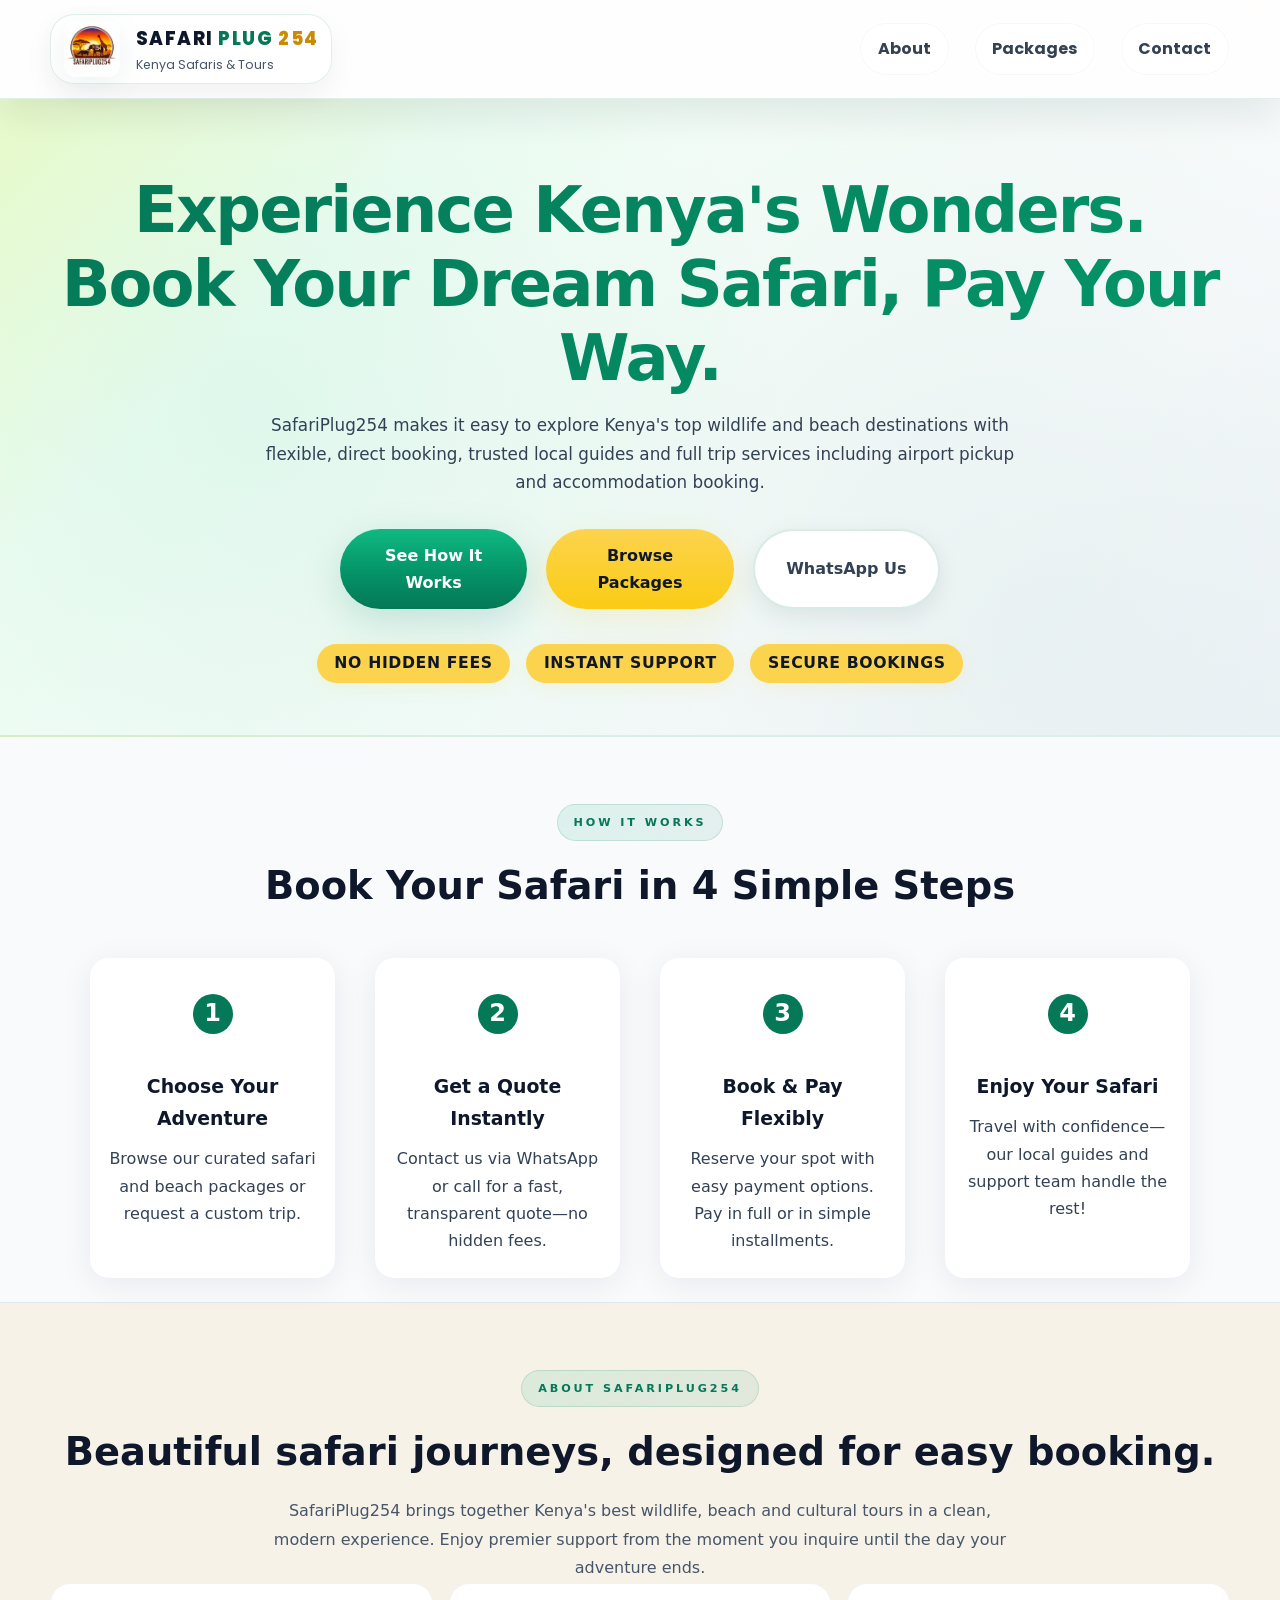
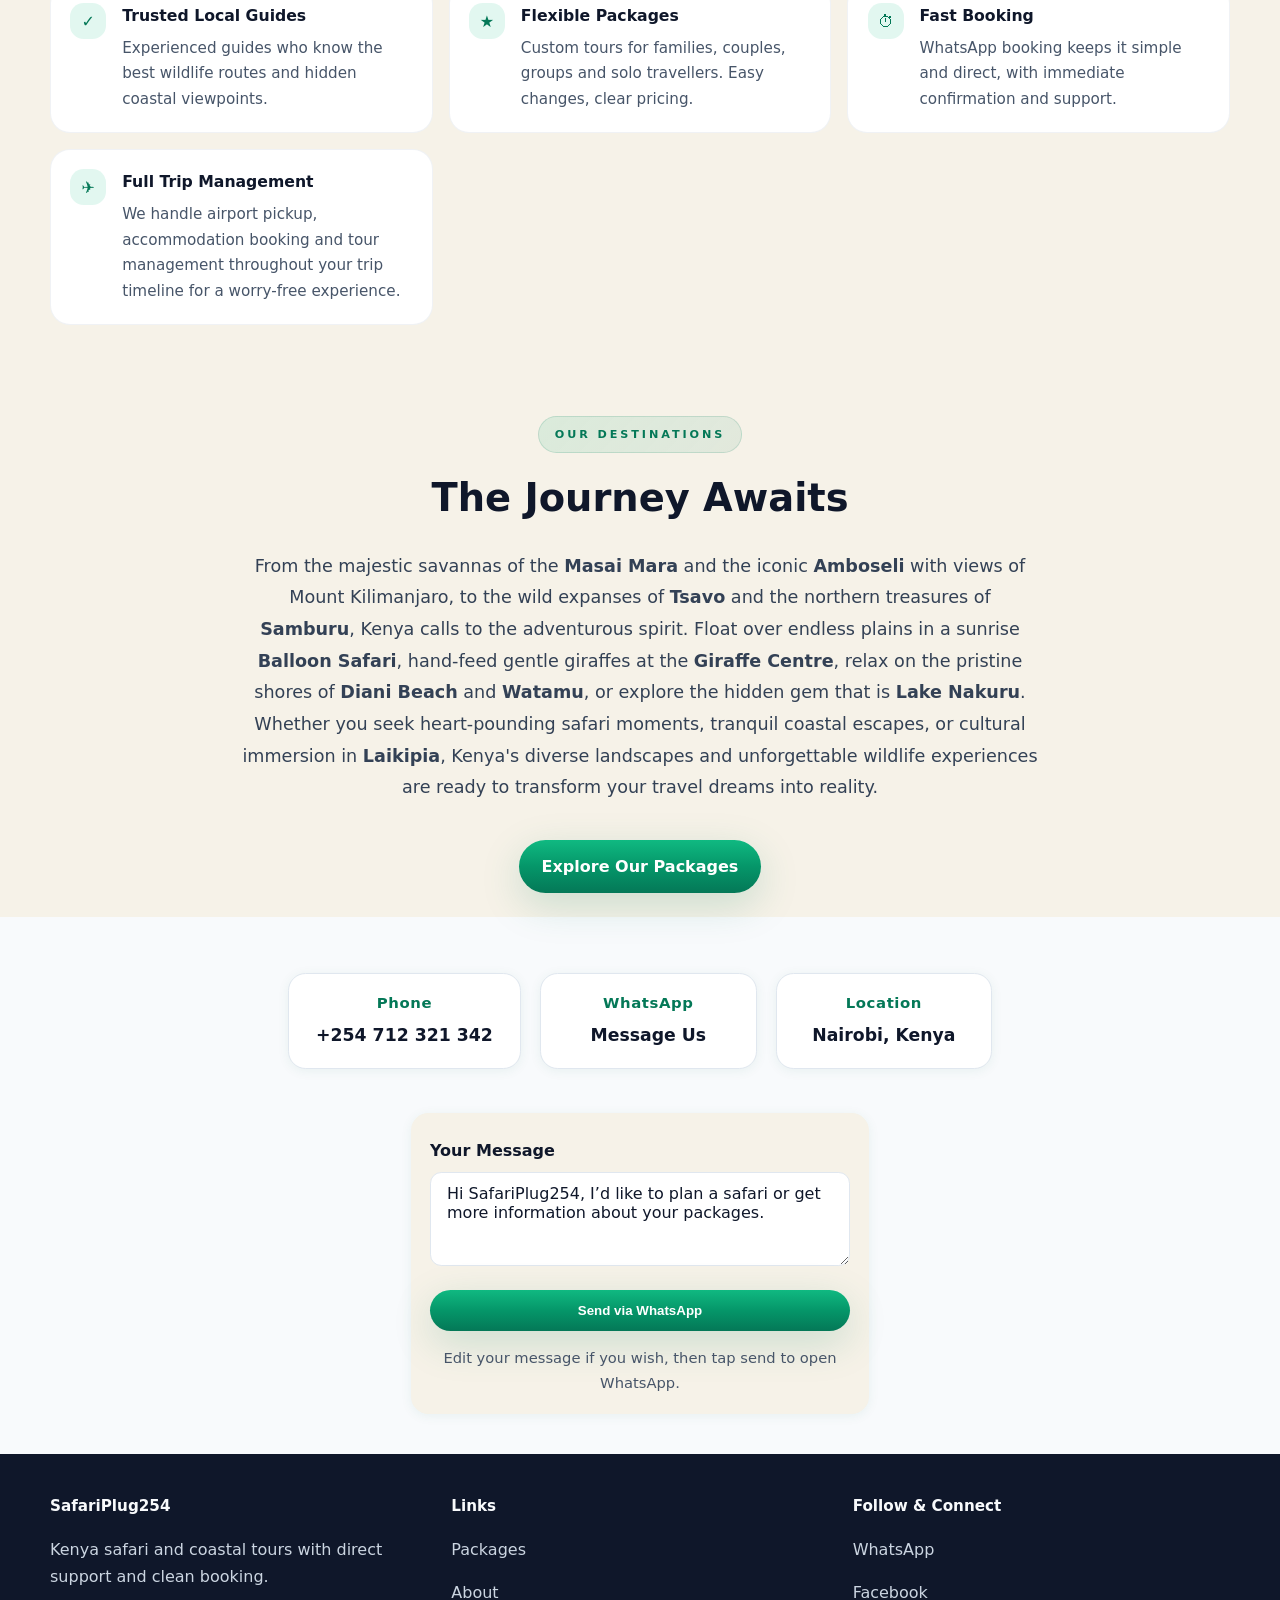
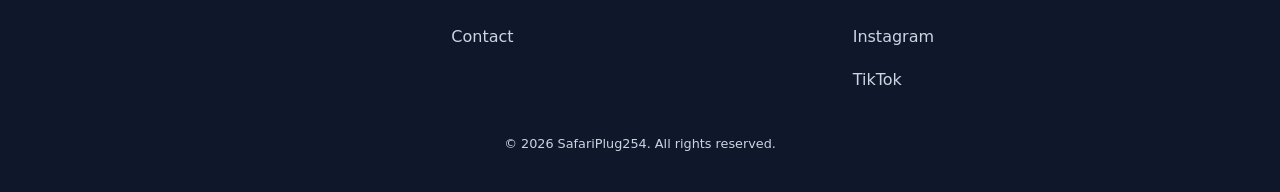
<file: index.html>
<!DOCTYPE html>
<html lang="en">
<head>
  <meta charset="UTF-8">
  <meta name="viewport" content="width=device-width, initial-scale=1.0">
  <title>SafariPlug254 – Kenya Safaris, Tours & Packages</title>
  <meta name="description" content="SafariPlug254 offers safaris, coastal escapes and cultural tours across Kenya. Explore Masai Mara, Amboseli, Diani, and more with easy WhatsApp booking.">
  <meta name="keywords" content="Kenya safaris, safari Kenya, Masai Mara tours, Amboseli safari, Diani Beach, Kenya tour packages, Nairobi National Park, African safari, Kenya travel, SafariPlug254">
  <meta name="author" content="SafariPlug254">
  <link rel="icon" type="image/png" href="safariplug254.png">
  <link rel="stylesheet" href="style.css">
  <link rel="preconnect" href="https://fonts.googleapis.com">
  <link rel="preconnect" href="https://fonts.gstatic.com" crossorigin>
  <link href="https://fonts.googleapis.com/css2?family=Poppins:wght@400;600;700;800&display=swap" rel="stylesheet">
  <meta property="og:title" content="SafariPlug254 – Kenya Safaris, Tours & Packages">
  <meta property="og:description" content="SafariPlug254 offers safaris, coastal escapes and cultural tours across Kenya. Book your next adventure today.">
  <meta property="og:image" content="safariplug254.png">
  <meta property="og:type" content="website">
  <meta property="og:url" content="./">
  <meta name="twitter:card" content="summary_large_image">
  <meta name="twitter:title" content="SafariPlug254 – Kenya Safaris, Tours & Packages">
  <meta name="twitter:description" content="SafariPlug254 offers safaris, coastal escapes and cultural tours across Kenya.">
  <meta name="twitter:image" content="safariplug254.png">
  <script type="application/ld+json">
  {
    "@context": "https://schema.org",
    "@type": "TravelAgency",
    "name": "SafariPlug254",
    "url": "./",
    "logo": "safariplug254.png",
    "description": "Safaris, beach escapes and cultural tours across Kenya.",
    "telephone": "+254712321342",
    "email": "ianyy446@gmail.com",
    "address": {
      "@type": "PostalAddress",
      "streetAddress": "Nairobi",
      "addressLocality": "Nairobi",
      "addressCountry": "KE"
    },
    "sameAs": [
      "https://facebook.com",
      "https://instagram.com",
      "https://wa.me/254712321342"
    ]
  }
  </script>
</head>
<body>
  <header class="site-header">
    <div class="container nav">
      <a class="brand" href="index.html">
        <img class="logo-img" src="safariplug254.png" alt="SafariPlug254 logo" srcset="safariplug254.png 56w, safariplug254.png 112w, safariplug254.png 224w" sizes="56px" width="56" height="56">
        <div>
          <p class="brand-name">
            <span class="brand-word brand-word--safari">SAFARI</span>
            <span class="brand-word brand-word--plug">PLUG</span>
            <span class="brand-word brand-word--254">254</span>
          </p>
          <p class="brand-tag">Kenya Safaris & Tours</p>
        </div>
      </a>
      <button class="menu-toggle" aria-label="Open navigation" id="menu-toggle" aria-expanded="false" aria-controls="nav-links">
        <svg width="24" height="24" viewBox="0 0 24 24" fill="none" stroke="#0f172a" stroke-width="2" stroke-linecap="round" stroke-linejoin="round"><path d="M4 6h16M4 12h16M4 18h16"></path></svg>
      </button>
      <button class="menu-close" aria-label="Close navigation" id="menu-close" aria-expanded="false" aria-controls="nav-links">
        <span style="font-size:2rem;line-height:1;color:#0f172a;">&times;</span>
      </button>
      <ul class="nav-links" id="nav-links">
        <li><a href="#about">About</a></li>
        <li><a href="packages.html">Packages</a></li>
        <li><a href="#contact">Contact</a></li>
      </ul>
      
    </div>
  </header>
  <main>
    <section class="hero">
      <div class="container">
        <h1 class="hero-title">Experience Kenya's Wonders.<br>Book Your Dream Safari, Pay Your Way.</h1>
        <p class="hero-lead">SafariPlug254 makes it easy to explore Kenya's top wildlife and beach destinations with flexible, direct booking, trusted local guides and full trip services including airport pickup and accommodation booking.</p>
        <div class="hero-actions">
          <a class="button btn-primary" href="#how-it-works">See How It Works</a>
          <a class="button btn-secondary" href="packages.html">Browse Packages</a>
          <a class="button btn-muted" href="https://wa.me/254712321342?text=Hello%20SafariPlug254%2C%20I%20want%20to%20plan%20a%20trip." target="_blank">WhatsApp Us</a>
        </div>
        <div class="hero-trust">
          <span class="trust-badge">NO HIDDEN FEES</span>
          <span class="trust-badge">INSTANT SUPPORT</span>
          <span class="trust-badge">SECURE BOOKINGS</span>
        </div>
      </div>
    </section>

    <section class="section how-it-works" id="how-it-works">
      <div class="container">
        <div class="text-center" style="margin-bottom:2.5rem;">
          <p class="section-subtitle">How It Works</p>
          <h2 class="section-title">Book Your Safari in 4 Simple Steps</h2>
        </div>
        <div class="how-steps-grid">
          <div class="how-step">
            <div class="how-step-number">1</div>
            <h3 class="how-step-title">Choose Your Adventure</h3>
            <p>Browse our curated safari and beach packages or request a custom trip.</p>
          </div>
          <div class="how-step">
            <div class="how-step-number">2</div>
            <h3 class="how-step-title">Get a Quote Instantly</h3>
            <p>Contact us via WhatsApp or call for a fast, transparent quote—no hidden fees.</p>
          </div>
          <div class="how-step">
            <div class="how-step-number">3</div>
            <h3 class="how-step-title">Book & Pay Flexibly</h3>
            <p>Reserve your spot with easy payment options. Pay in full or in simple installments.</p>
          </div>
          <div class="how-step">
            <div class="how-step-number">4</div>
            <h3 class="how-step-title">Enjoy Your Safari</h3>
            <p>Travel with confidence—our local guides and support team handle the rest!</p>
          </div>
        </div>
      </div>
    </section>
    <section class="section" id="about">
      <div class="container">
        <div class="text-center">
          <p class="section-subtitle">About SafariPlug254</p>
          <h2 class="section-title">Beautiful safari journeys, designed for easy booking.</h2>
          <p class="section-copy">SafariPlug254 brings together Kenya's best wildlife, beach and cultural tours in a clean, modern experience. Enjoy premier support from the moment you inquire until the day your adventure ends.</p>
        </div>
        <div class="feature-grid">
          <div class="feature-card">
            <div class="feature-icon">✓</div>
            <div>
              <h3 class="feature-title">Trusted Local Guides</h3>
              <p class="feature-copy">Experienced guides who know the best wildlife routes and hidden coastal viewpoints.</p>
            </div>
          </div>
          <div class="feature-card">
            <div class="feature-icon">★</div>
            <div>
              <h3 class="feature-title">Flexible Packages</h3>
              <p class="feature-copy">Custom tours for families, couples, groups and solo travellers. Easy changes, clear pricing.</p>
            </div>
          </div>
          <div class="feature-card">
            <div class="feature-icon">⏱</div>
            <div>
              <h3 class="feature-title">Fast Booking</h3>
              <p class="feature-copy">WhatsApp booking keeps it simple and direct, with immediate confirmation and support.</p>
            </div>
          </div>
          <div class="feature-card">
            <div class="feature-icon">✈️</div>
            <div>
              <h3 class="feature-title">Full Trip Management</h3>
              <p class="feature-copy">We handle airport pickup, accommodation booking and tour management throughout your trip timeline for a worry-free experience.</p>
            </div>
          </div>
        </div>
      </div>
    </section>
    <section class="section" id="tours">
      <div class="container">
        <div class="text-center">
          <p class="section-subtitle">Our Destinations</p>
          <h2 class="section-title">The Journey Awaits</h2>
          <p class="section-copy" style="max-width: 800px; margin: 1.25rem auto; font-size: 1.1rem; line-height: 1.8; color: #334155;">
            From the majestic savannas of the <strong>Masai Mara</strong> and the iconic <strong>Amboseli</strong> with views of Mount Kilimanjaro, to the wild expanses of <strong>Tsavo</strong> and the northern treasures of <strong>Samburu</strong>, Kenya calls to the adventurous spirit. Float over endless plains in a sunrise <strong>Balloon Safari</strong>, hand-feed gentle giraffes at the <strong>Giraffe Centre</strong>, relax on the pristine shores of <strong>Diani Beach</strong> and <strong>Watamu</strong>, or explore the hidden gem that is <strong>Lake Nakuru</strong>. Whether you seek heart-pounding safari moments, tranquil coastal escapes, or cultural immersion in <strong>Laikipia</strong>, Kenya's diverse landscapes and unforgettable wildlife experiences are ready to transform your travel dreams into reality.
          </p>
          <a href="#packages" class="button btn-primary" style="margin-top: 1rem;">Explore Our Packages</a>
        </div>
      </div>
    </section>
    <section class="section contact-section" id="contact">
      <div class="container">
        <div class="contact-boxes">
          <div class="contact-box">
            <span class="contact-box-label">Phone</span>
            <a href="tel:+254712321342" class="contact-box-value">+254 712 321 342</a>
          </div>
          <div class="contact-box">
            <span class="contact-box-label">WhatsApp</span>
            <a href="https://wa.me/254712321342" class="contact-box-value" target="_blank">Message Us</a>
          </div>
          <div class="contact-box">
            <span class="contact-box-label">Location</span>
            <span class="contact-box-value">Nairobi, Kenya</span>
          </div>
        </div>
        <form id="whatsapp-form" class="contact-form-simple" onsubmit="handleWhatsAppSimple(event)">
          <label for="contact-message" class="form-label-simple">Your Message</label>
          <textarea id="contact-message" name="message" rows="3" required>Hi SafariPlug254, I’d like to plan a safari or get more information about your packages.</textarea>
          <button type="submit" class="button btn-primary" style="width:100%;margin-top:0.8rem;">Send via WhatsApp</button>
          <p class="form-note">Edit your message if you wish, then tap send to open WhatsApp.</p>
        </form>
      </div>
    </section>
  </main>
  <footer class="footer">
    <div class="container footer-grid">
      <div>
        <h3>SafariPlug254</h3>
        <p>Kenya safari and coastal tours with direct support and clean booking.</p>
      </div>
      <div>
        <h3>Links</h3>
        <p><a href="packages.html">Packages</a></p>
        <p><a href="#about">About</a></p>
        <p><a href="#contact">Contact</a></p>
      </div>
      <div>
        <h3>Follow & Connect</h3>
        <p><a href="https://wa.me/254712321342" target="_blank">WhatsApp</a></p>
        <p><a href="https://facebook.com/safariplug254" target="_blank">Facebook</a></p>
        <p><a href="https://instagram.com/safariplug254" target="_blank">Instagram</a></p>
        <p><a href="https://tiktok.com/@safariplug254" target="_blank">TikTok</a></p>
      </div>
    </div>
    <p class="footer-note">&copy; 2026 SafariPlug254. All rights reserved.</p>
  </footer>
  <script>
    const menuToggle = document.getElementById('menu-toggle');
    const navLinks = document.getElementById('nav-links');
    const menuClose = document.getElementById('menu-close');
    // Accessibility: tie toggle to menu and expose expanded state
    menuToggle.setAttribute('aria-controls', 'nav-links');
    menuClose.setAttribute('aria-controls', 'nav-links');
    function setAriaExpanded(isOpen) {
      menuToggle.setAttribute('aria-expanded', isOpen ? 'true' : 'false');
      menuClose.setAttribute('aria-expanded', isOpen ? 'true' : 'false');
    }
    function updateMenuButtons() {
      if (window.innerWidth < 768 && navLinks.classList.contains('show')) {
        menuToggle.style.display = 'none';
        menuClose.style.display = 'inline-flex';
      } else {
        menuToggle.style.display = 'inline-flex';
        menuClose.style.display = 'none';
      }
    }
    function openMenu() {
      navLinks.classList.add('show');
      updateMenuButtons();
      setAriaExpanded(true);
    }
    function closeMenu() {
      navLinks.classList.remove('show');
      updateMenuButtons();
      setAriaExpanded(false);
    }
    menuToggle.addEventListener('click', openMenu);
    menuClose.addEventListener('click', closeMenu);
    window.addEventListener('resize', updateMenuButtons);
    updateMenuButtons();
    document.querySelectorAll('.nav-links a').forEach((link) => {
      link.addEventListener('click', () => {
        if (window.innerWidth < 768) {
          closeMenu();
        }
      });
    });
    if ('scrollRestoration' in history) {
      history.scrollRestoration = 'manual';
    }
    window.addEventListener('load', () => {
      window.scrollTo({ top: 0, left: 0, behavior: 'auto' });
    });
    function handleWhatsAppSimple(event) {
      event.preventDefault();
      const message = document.getElementById('contact-message').value.trim();
      if (!message) return;
      const url = `https://wa.me/254712321342?text=${encodeURIComponent(message)}`;
      window.open(url, '_blank');
    }
  </script>
</body>
</html>
</file>
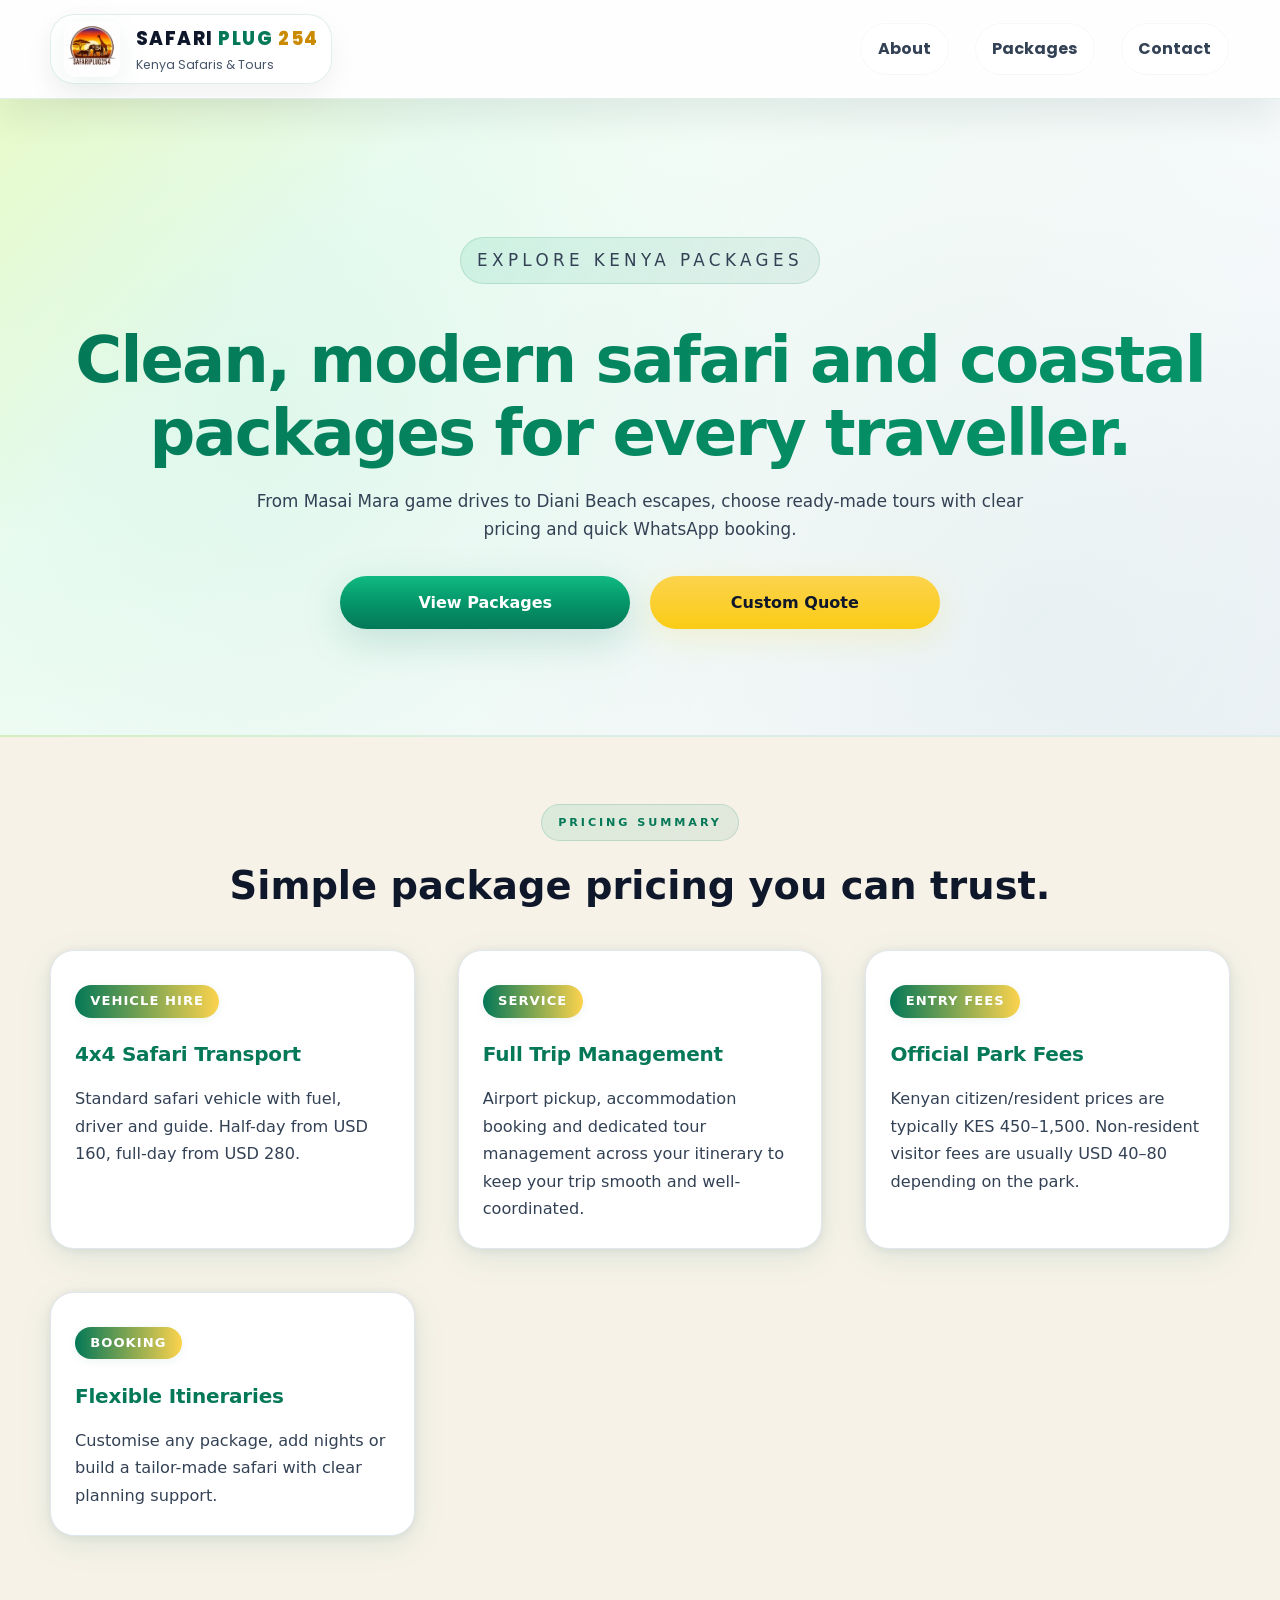
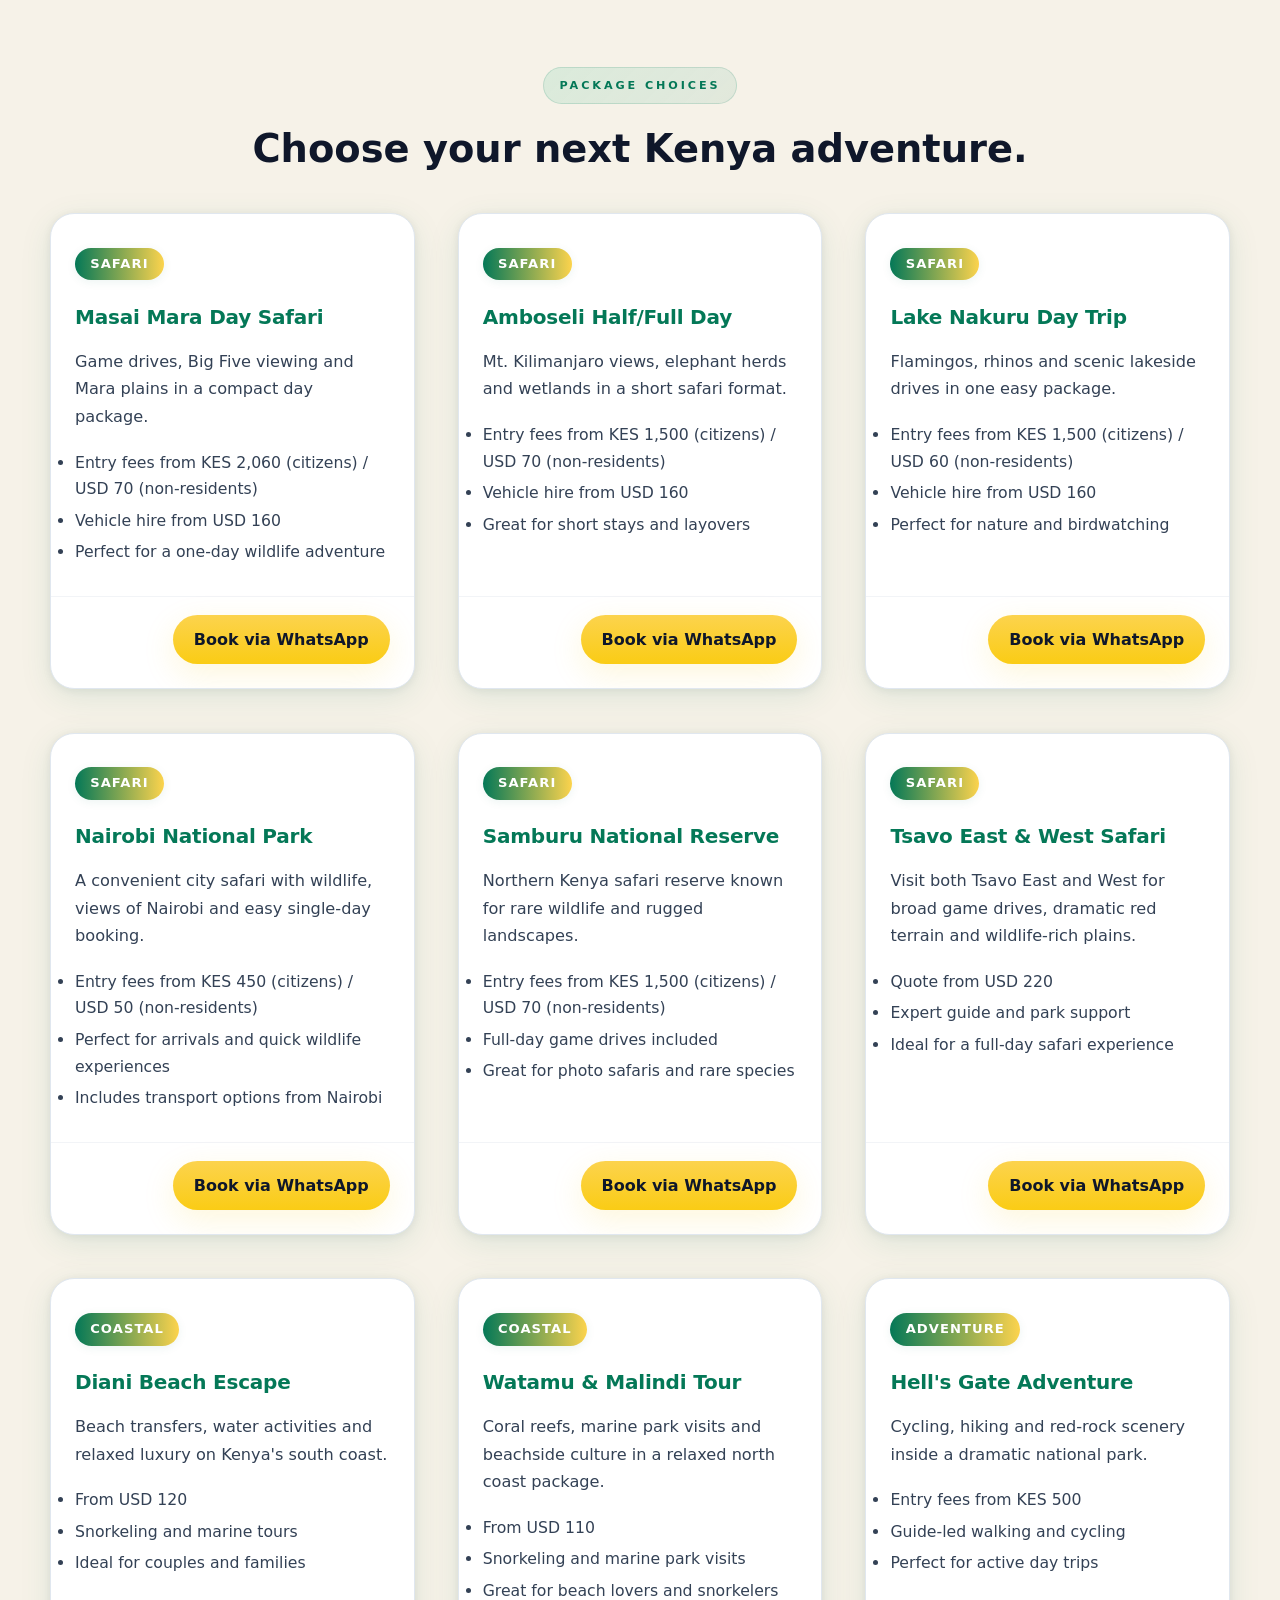
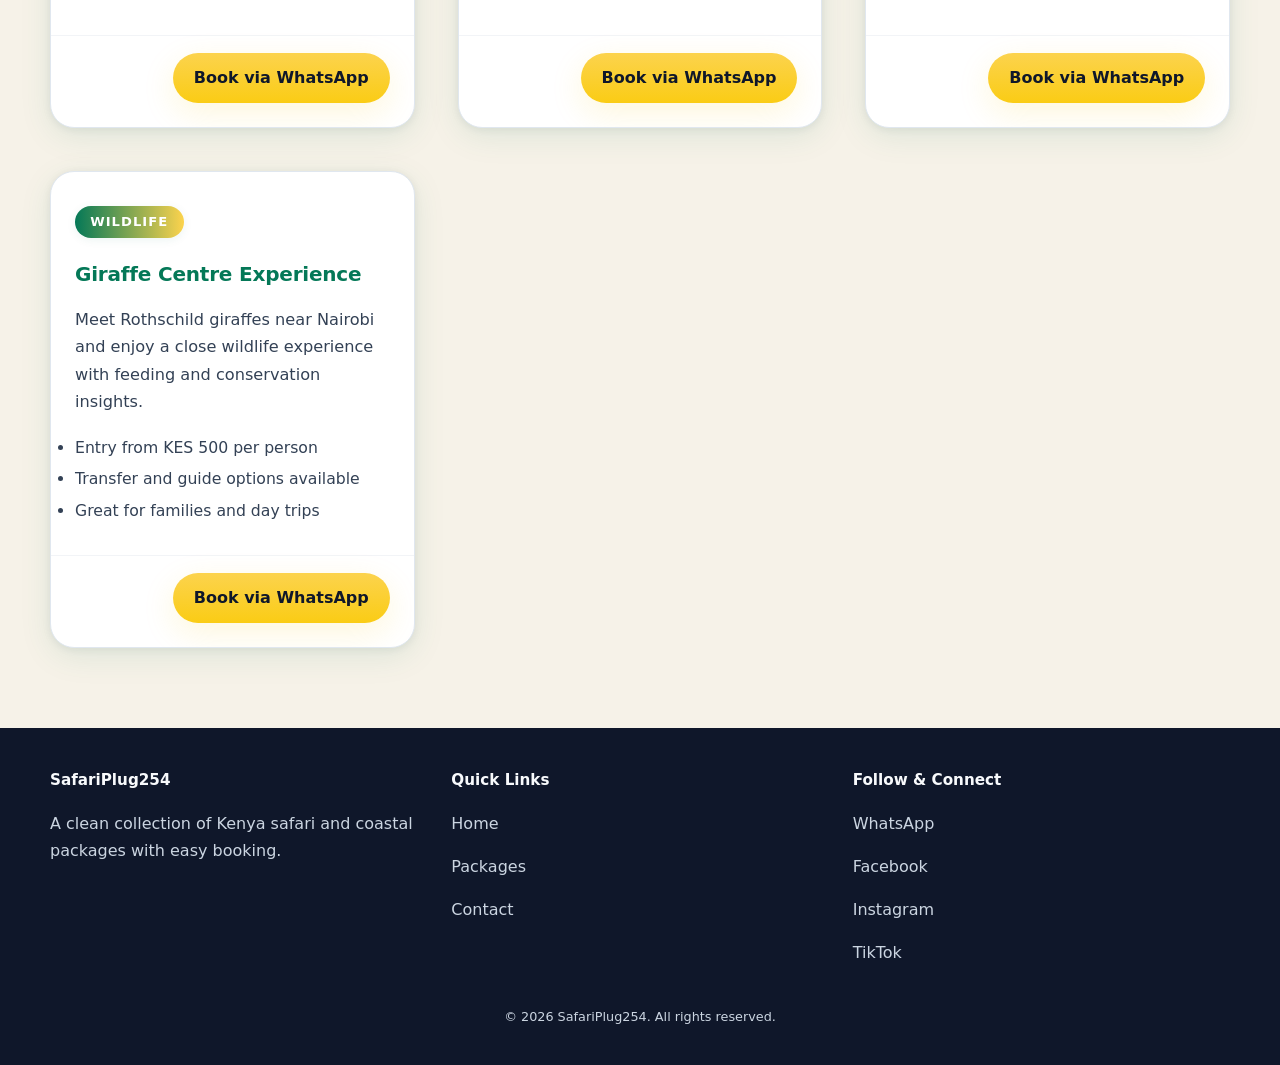
<file: packages.html>
<!DOCTYPE html>
<html lang="en">
<head>
  <meta charset="UTF-8">
  <meta name="viewport" content="width=device-width, initial-scale=1.0">
  <title>Safari Packages – SafariPlug254</title>
  <meta name="description" content="Explore Kenya safari packages and coastal escapes with SafariPlug254. Fast WhatsApp booking and tailored itineraries for Masai Mara, Amboseli, Diani, Watamu and more.">
  <link rel="icon" type="image/png" href="safariplug254.png">
  <link rel="stylesheet" href="style.css">
  <link rel="preconnect" href="https://fonts.googleapis.com">
  <link rel="preconnect" href="https://fonts.gstatic.com" crossorigin>
  <link href="https://fonts.googleapis.com/css2?family=Poppins:wght@400;600;700;800&display=swap" rel="stylesheet">
  <meta property="og:title" content="Safari Packages – SafariPlug254">
  <meta property="og:description" content="Explore Kenya safari packages and coastal escapades designed for easy booking.">
  <meta property="og:image" content="safariplug254.png">
  <meta property="og:type" content="website">
  <meta property="og:url" content="./packages.html">
  <meta name="twitter:card" content="summary_large_image">
  <meta name="twitter:title" content="Safari Packages – SafariPlug254">
  <meta name="twitter:description" content="Explore Kenya safari packages and coastal escapes with SafariPlug254.">
  <meta name="twitter:image" content="safariplug254.png">
</head>
<body>
  <header class="site-header">
    <div class="container nav">
      <a class="brand" href="index.html">
        <img class="logo-img" src="safariplug254.png" alt="SafariPlug254 logo" srcset="safariplug254.png 56w, safariplug254.png 112w, safariplug254.png 224w" sizes="56px" width="56" height="56">
        <div>
          <p class="brand-name">
            <span class="brand-word brand-word--safari">SAFARI</span>
            <span class="brand-word brand-word--plug">PLUG</span>
            <span class="brand-word brand-word--254">254</span>
          </p>
          <p class="brand-tag">Kenya Safaris & Tours</p>
        </div>
      </a>
      <button class="menu-toggle" aria-label="Open navigation" id="menu-toggle" aria-expanded="false" aria-controls="nav-links">
        <svg width="24" height="24" viewBox="0 0 24 24" fill="none" stroke="#0f172a" stroke-width="2" stroke-linecap="round" stroke-linejoin="round"><path d="M4 6h16M4 12h16M4 18h16"></path></svg>
      </button>
      <button class="menu-close" aria-label="Close navigation" id="menu-close" aria-expanded="false" aria-controls="nav-links" style="display:none;">
        <span style="font-size:2rem;line-height:1;color:#0f172a;">&times;</span>
      </button>
      <ul class="nav-links" id="nav-links">
        <li><a href="index.html#about">About</a></li>
        <li><a href="index.html#packages">Packages</a></li>
        <li><a href="index.html#contact">Contact</a></li>
      </ul>
      
    </div>
  </header>
  <main>
    <section class="hero">
      <div class="container">
        <p class="section-subtitle">Explore Kenya Packages</p>
        <h1>Clean, modern safari and coastal packages for every traveller.</h1>
        <p class="section-copy">From Masai Mara game drives to Diani Beach escapes, choose ready-made tours with clear pricing and quick WhatsApp booking.</p>
        <div class="hero-actions">
          <a class="button btn-primary" href="#packages-grid">View Packages</a>
          <a class="button btn-secondary" href="https://wa.me/254712321342?text=Hello%20SafariPlug254%2C%20I%20would%20like%20a%20custom%20package." target="_blank">Custom Quote</a>
        </div>
      </div>
    </section>
    <section class="section">
      <div class="container">
        <div class="text-center" style="margin-bottom: 2rem;">
          <p class="section-subtitle">Pricing Summary</p>
          <h2 class="section-title">Simple package pricing you can trust.</h2>
        </div>
        <div class="cards-grid">
          <article class="card">
            <div class="card-header">
              <span class="card-tag">Vehicle Hire</span>
              <h3 class="card-title">4x4 Safari Transport</h3>
              <p class="card-copy">Standard safari vehicle with fuel, driver and guide. Half-day from USD 160, full-day from USD 280.</p>
            </div>
          </article>
          <article class="card">
            <div class="card-header">
              <span class="card-tag">Service</span>
              <h3 class="card-title">Full Trip Management</h3>
              <p class="card-copy">Airport pickup, accommodation booking and dedicated tour management across your itinerary to keep your trip smooth and well-coordinated.</p>
            </div>
          </article>
          <article class="card">
            <div class="card-header">
              <span class="card-tag">Entry Fees</span>
              <h3 class="card-title">Official Park Fees</h3>
              <p class="card-copy">Kenyan citizen/resident prices are typically KES 450–1,500. Non-resident visitor fees are usually USD 40–80 depending on the park.</p>
            </div>
          </article>
          <article class="card">
            <div class="card-header">
              <span class="card-tag">Booking</span>
              <h3 class="card-title">Flexible Itineraries</h3>
              <p class="card-copy">Customise any package, add nights or build a tailor-made safari with clear planning support.</p>
            </div>
          </article>
        </div>
      </div>
    </section>
    <section class="section" id="packages-grid">
      <div class="container">
        <div class="text-center" style="margin-bottom: 2rem;">
          <p class="section-subtitle">Package Choices</p>
          <h2 class="section-title">Choose your next Kenya adventure.</h2>
        </div>
        <div class="cards-grid">
          <article class="card">
            <div class="card-header">
              <span class="card-tag">Safari</span>
              <h3 class="card-title">Masai Mara Day Safari</h3>
              <p class="card-copy">Game drives, Big Five viewing and Mara plains in a compact day package.</p>
              <ul class="card-copy">
                <li>Entry fees from KES 2,060 (citizens) / USD 70 (non-residents)</li>
                <li>Vehicle hire from USD 160</li>
                <li>Perfect for a one-day wildlife adventure</li>
              </ul>
            </div>
            <div class="card-action">
              <a class="button btn-secondary" href="https://wa.me/254712321342?text=I%20would%20like%20to%20book%20the%20Masai%20Mara%20Day%20Safari." target="_blank">Book via WhatsApp</a>
            </div>
          </article>
          <article class="card">
            <div class="card-header">
              <span class="card-tag">Safari</span>
              <h3 class="card-title">Amboseli Half/Full Day</h3>
              <p class="card-copy">Mt. Kilimanjaro views, elephant herds and wetlands in a short safari format.</p>
              <ul class="card-copy">
                <li>Entry fees from KES 1,500 (citizens) / USD 70 (non-residents)</li>
                <li>Vehicle hire from USD 160</li>
                <li>Great for short stays and layovers</li>
              </ul>
            </div>
            <div class="card-action">
              <a class="button btn-secondary" href="https://wa.me/254712321342?text=I%20would%20like%20to%20book%20Amboseli%20Half%20Full%20Day." target="_blank">Book via WhatsApp</a>
            </div>
          </article>
          <article class="card">
            <div class="card-header">
              <span class="card-tag">Safari</span>
              <h3 class="card-title">Lake Nakuru Day Trip</h3>
              <p class="card-copy">Flamingos, rhinos and scenic lakeside drives in one easy package.</p>
              <ul class="card-copy">
                <li>Entry fees from KES 1,500 (citizens) / USD 60 (non-residents)</li>
                <li>Vehicle hire from USD 160</li>
                <li>Perfect for nature and birdwatching</li>
              </ul>
            </div>
            <div class="card-action">
              <a class="button btn-secondary" href="https://wa.me/254712321342?text=I%20would%20like%20to%20book%20Lake%20Nakuru%20Day%20Trip." target="_blank">Book via WhatsApp</a>
            </div>
          </article>
          <article class="card">
            <div class="card-header">
              <span class="card-tag">Safari</span>
              <h3 class="card-title">Nairobi National Park</h3>
              <p class="card-copy">A convenient city safari with wildlife, views of Nairobi and easy single-day booking.</p>
              <ul class="card-copy">
                <li>Entry fees from KES 450 (citizens) / USD 50 (non-residents)</li>
                <li>Perfect for arrivals and quick wildlife experiences</li>
                <li>Includes transport options from Nairobi</li>
              </ul>
            </div>
            <div class="card-action">
              <a class="button btn-secondary" href="https://wa.me/254712321342?text=I%20would%20like%20to%20book%20Nairobi%20National%20Park." target="_blank">Book via WhatsApp</a>
            </div>
          </article>
          <article class="card">
            <div class="card-header">
              <span class="card-tag">Safari</span>
              <h3 class="card-title">Samburu National Reserve</h3>
              <p class="card-copy">Northern Kenya safari reserve known for rare wildlife and rugged landscapes.</p>
              <ul class="card-copy">
                <li>Entry fees from KES 1,500 (citizens) / USD 70 (non-residents)</li>
                <li>Full-day game drives included</li>
                <li>Great for photo safaris and rare species</li>
              </ul>
            </div>
            <div class="card-action">
              <a class="button btn-secondary" href="https://wa.me/254712321342?text=I%20would%20like%20to%20book%20Samburu%20National%20Reserve." target="_blank">Book via WhatsApp</a>
            </div>
          </article>
          <article class="card">
            <div class="card-header">
              <span class="card-tag">Safari</span>
              <h3 class="card-title">Tsavo East & West Safari</h3>
              <p class="card-copy">Visit both Tsavo East and West for broad game drives, dramatic red terrain and wildlife-rich plains.</p>
              <ul class="card-copy">
                <li>Quote from USD 220</li>
                <li>Expert guide and park support</li>
                <li>Ideal for a full-day safari experience</li>
              </ul>
            </div>
            <div class="card-action">
              <a class="button btn-secondary" href="https://wa.me/254712321342?text=I%20would%20like%20to%20book%20Tsavo%20East%20%26%20West%20Safari." target="_blank">Book via WhatsApp</a>
            </div>
          </article>
          <article class="card">
            <div class="card-header">
              <span class="card-tag">Coastal</span>
              <h3 class="card-title">Diani Beach Escape</h3>
              <p class="card-copy">Beach transfers, water activities and relaxed luxury on Kenya's south coast.</p>
              <ul class="card-copy">
                <li>From USD 120</li>
                <li>Snorkeling and marine tours</li>
                <li>Ideal for couples and families</li>
              </ul>
            </div>
            <div class="card-action">
              <a class="button btn-secondary" href="https://wa.me/254712321342?text=I%20would%20like%20to%20book%20Diani%20Beach%20Escape." target="_blank">Book via WhatsApp</a>
            </div>
          </article>
          <article class="card">
            <div class="card-header">
              <span class="card-tag">Coastal</span>
              <h3 class="card-title">Watamu & Malindi Tour</h3>
              <p class="card-copy">Coral reefs, marine park visits and beachside culture in a relaxed north coast package.</p>
              <ul class="card-copy">
                <li>From USD 110</li>
                <li>Snorkeling and marine park visits</li>
                <li>Great for beach lovers and snorkelers</li>
              </ul>
            </div>
            <div class="card-action">
              <a class="button btn-secondary" href="https://wa.me/254712321342?text=I%20would%20like%20to%20book%20Watamu%20Malindi%20Tour." target="_blank">Book via WhatsApp</a>
            </div>
          </article>
          <article class="card">
            <div class="card-header">
              <span class="card-tag">Adventure</span>
              <h3 class="card-title">Hell's Gate Adventure</h3>
              <p class="card-copy">Cycling, hiking and red-rock scenery inside a dramatic national park.</p>
              <ul class="card-copy">
                <li>Entry fees from KES 500</li>
                <li>Guide-led walking and cycling</li>
                <li>Perfect for active day trips</li>
              </ul>
            </div>
            <div class="card-action">
              <a class="button btn-secondary" href="https://wa.me/254712321342?text=I%20would%20like%20to%20book%20Hells%20Gate%20Adventure." target="_blank">Book via WhatsApp</a>
            </div>
          </article>
          <article class="card">
            <div class="card-header">
              <span class="card-tag">Wildlife</span>
              <h3 class="card-title">Giraffe Centre Experience</h3>
              <p class="card-copy">Meet Rothschild giraffes near Nairobi and enjoy a close wildlife experience with feeding and conservation insights.</p>
              <ul class="card-copy">
                <li>Entry from KES 500 per person</li>
                <li>Transfer and guide options available</li>
                <li>Great for families and day trips</li>
              </ul>
            </div>
            <div class="card-action">
              <a class="button btn-secondary" href="https://wa.me/254712321342?text=I%20would%20like%20to%20book%20the%20Giraffe%20Centre%20Experience." target="_blank">Book via WhatsApp</a>
            </div>
          </article>
        </div>
      </div>
    </section>
  </main>
  <footer class="footer">
    <div class="container footer-grid">
      <div>
        <h3>SafariPlug254</h3>
        <p>A clean collection of Kenya safari and coastal packages with easy booking.</p>
      </div>
      <div>
        <h3>Quick Links</h3>
        <p><a href="index.html">Home</a></p>
        <p><a href="packages.html">Packages</a></p>
        <p><a href="index.html#contact">Contact</a></p>
      </div>
      <div>
        <h3>Follow & Connect</h3>
        <p><a href="https://wa.me/254712321342" target="_blank">WhatsApp</a></p>
        <p><a href="https://facebook.com/safariplug254" target="_blank">Facebook</a></p>
        <p><a href="https://instagram.com/safariplug254" target="_blank">Instagram</a></p>
        <p><a href="https://tiktok.com/@safariplug254" target="_blank">TikTok</a></p>
      </div>
    </div>
    <p class="footer-note">&copy; 2026 SafariPlug254. All rights reserved.</p>
  </footer>
  <script>
    const menuToggle = document.getElementById('menu-toggle');
    const navLinks = document.getElementById('nav-links');
    menuToggle.addEventListener('click', () => {
      navLinks.classList.toggle('show');
    });
    document.querySelectorAll('.nav-links a').forEach((link) => {
      link.addEventListener('click', () => {
        if (window.innerWidth < 768) {
          navLinks.classList.remove('show');
        }
      });
    });
    if ('scrollRestoration' in history) {
      history.scrollRestoration = 'manual';
    }
    window.addEventListener('load', () => {
      window.scrollTo({ top: 0, left: 0, behavior: 'auto' });
    });
  </script>
</body>
</html>
</file>
<file: style.css>
/* Mobile menu close button */
.menu-close {
  display: none;
  background: rgba(4,120,87,0.1);
  border: 1px solid rgba(4,120,87,0.22);
  border-radius: 999px;
  padding: 0.5rem 0.9rem;
  margin-left: 0.5rem;
  cursor: pointer;
  align-items: center;
  justify-content: center;
  transition: background-color 0.2s, transform 0.2s;
  height: 44px;
  position: absolute;
  top: 1.1rem;
  right: 1.1rem;
  z-index: 100;
}
.menu-close[style*="inline-flex"] {
  display: inline-flex !important;
}
.menu-close:hover {
  background: rgba(4,120,87,0.18);
  transform: scale(1.08);
}
/* Simple Contact Boxes & WhatsApp Form */
.contact-boxes {
  display: flex;
  gap: 1.2rem;
  justify-content: center;
  margin-bottom: 2.2rem;
  flex-wrap: wrap;
}
.contact-box {
  background: #fff;
  border-radius: 1.1rem;
  box-shadow: 0 2px 12px rgba(4,120,87,0.07);
  border: 1.5px solid #e0e7ef;
  padding: 1.1rem 1.7rem;
  min-width: 160px;
  display: flex;
  flex-direction: column;
  align-items: center;
  margin-bottom: 0.5rem;
}
.contact-box-label {
  font-size: 0.93rem;
  color: #047857;
  font-weight: 700;
  margin-bottom: 0.3rem;
  letter-spacing: 0.04em;
}
.contact-box-value {
  font-size: 1.08rem;
  color: #0f172a;
  font-weight: 600;
  text-decoration: none;
}
.contact-box-value:hover {
  color: #f59e42;
}
.contact-form-simple {
  max-width: 420px;
  margin: 0 auto;
  background: #f6f2e8;
  border-radius: 1.1rem;
  box-shadow: 0 2px 12px rgba(4,120,87,0.07);
  padding: 1.5rem 1.2rem 1.2rem 1.2rem;
  display: flex;
  flex-direction: column;
  align-items: stretch;
}
.form-label-simple {
  font-size: 1rem;
  color: #0f172a;
  font-weight: 700;
  margin-bottom: 0.5rem;
}
#contact-message {
  border-radius: 0.7rem;
  border: 1.5px solid #e0e7ef;
  font-size: 1rem;
  padding: 0.7rem 1rem;
  resize: vertical;
  min-height: 70px;
  background: #fff;
  color: #0f172a;
  font-family: inherit;
  margin-bottom: 0.7rem;
  transition: border-color 0.18s;
}
#contact-message:focus {
  border-color: #047857;
  outline: none;
}
@media (max-width: 700px) {
  .contact-boxes {
    flex-direction: column;
    align-items: stretch;
    gap: 0.7rem;
  }
  .contact-box {
    min-width: 0;
    padding: 1rem 1.1rem;
  }
}
/* Professional Contact Section Styles */
.contact-section {
  background: #f8fafc;
  padding-top: 3.2rem;
  padding-bottom: 3.2rem;
}
.contact-card-pro {
  display: flex;
  gap: 2.5rem;
  background: #fff;
  border-radius: 1.5rem;
  box-shadow: 0 8px 32px rgba(4,120,87,0.10), 0 1.5px 8px rgba(15,23,42,0.07);
  border: 1.5px solid #e0e7ef;
  padding: 2.5rem 2.2rem;
  max-width: 900px;
  margin: 0 auto;
  align-items: flex-start;
  flex-wrap: wrap;
}
.contact-info-pro {
  flex: 1 1 320px;
  min-width: 260px;
}
.contact-details-list {
  margin-bottom: 1.2rem;
}
.contact-detail {
  font-size: 1.05rem;
  margin-bottom: 0.5rem;
  color: #334155;
}
.contact-label {
  font-weight: 700;
  color: #047857;
  margin-right: 0.5rem;
}
.contact-social-pro {
  margin-top: 1.1rem;
  display: flex;
  gap: 1.1rem;
}
.contact-social-pro .social-link {
  color: #047857;
  font-weight: 700;
  text-decoration: none;
  transition: color 0.18s;
}
.contact-social-pro .social-link:hover {
  color: #f59e42;
}
.contact-form-pro {
  flex: 1 1 320px;
  min-width: 260px;
  background: #f6f2e8;
  border-radius: 1.1rem;
  box-shadow: 0 2px 12px rgba(4,120,87,0.07);
  padding: 2rem 1.5rem 1.5rem 1.5rem;
  display: flex;
  flex-direction: column;
  align-items: stretch;
  margin-top: 0.5rem;
}
.form-title {
  font-size: 1.1rem;
  font-weight: 700;
  color: #0f172a;
  margin-bottom: 1.1rem;
  text-align: center;
}
.form-grid-pro {
  display: flex;
  gap: 1.1rem;
  flex-wrap: wrap;
}
.form-field-pro {
  flex: 1 1 120px;
  display: flex;
  flex-direction: column;
  margin-bottom: 0.7rem;
}
.form-field-pro span {
  font-size: 0.98rem;
  color: #475569;
  margin-bottom: 0.3rem;
  font-weight: 600;
}
.form-field-pro input {
  padding: 0.7rem 1rem;
  border-radius: 0.7rem;
  border: 1.5px solid #e0e7ef;
  font-size: 1rem;
  background: #fff;
  color: #0f172a;
  font-family: inherit;
  transition: border-color 0.18s;
}
.form-field-pro input:focus {
  border-color: #047857;
  outline: none;
}
.form-note {
  margin: 0.9rem 0 0;
  font-size: 0.92rem;
  color: #475569;
  text-align: center;
}
@media (max-width: 900px) {
  .contact-card-pro {
    flex-direction: column;
    gap: 1.5rem;
    padding: 1.5rem 0.7rem;
  }
  .contact-form-pro, .contact-info-pro {
    min-width: 0;
  }
}
body {
  margin: 0;
  min-height: 100%;
  font-family: Inter, system-ui, -apple-system, BlinkMacSystemFont, 'Segoe UI', sans-serif;
  background: #f6f2e8;
  color: #1f2937;
  text-rendering: optimizeLegibility;
  font-size: 1rem;
  line-height: 1.7;
/* End of boxed card styles */

html {
  font-size: 16px;
  scroll-behavior: smooth;
}

header {
  background: rgba(255,255,255,0.92);
  padding: 0.85rem 0;
  position: sticky;
  top: 0;
  z-index: 50;
  backdrop-filter: blur(18px);
  border-bottom: 1px solid rgba(4,120,87,0.12);
  box-shadow: 0 18px 35px rgba(15,23,42,0.08);
}

/* Slight header lift when sticky */
header.site-header { transition: box-shadow 220ms ease, border-color 220ms ease; }
header.site-header.scrolled { box-shadow: 0 22px 60px rgba(15,23,42,0.12); border-bottom-color: rgba(148,163,184,0.08); }

.nav {
  display: flex;
  gap: 1rem;
  align-items: center;
  justify-content: space-between;
  flex-wrap: wrap;
}

.brand {
  display: inline-flex;
  align-items: center;
  gap: 1rem;
  padding: 0.4rem 0.8rem;
  border-radius: 1.5rem;
  background: rgba(255,255,255,0.95);
  border: 1px solid rgba(4,120,87,0.12);
  box-shadow: 0 12px 30px rgba(15,23,42,0.05);
}

.brand-name {
  margin: 0;
  font-size: 1.15rem;
  font-weight: 800;
  letter-spacing: 0.08em;
  text-transform: uppercase;
  display: flex;
  align-items: center;
  gap: 0.3rem;
  color: #0f172a;
  font-family: 'Poppins', Inter, system-ui, -apple-system, BlinkMacSystemFont, 'Segoe UI', sans-serif;
}

.brand-word {
  display: inline-block;
}

.brand-word--safari {
  color: #0f172a;
}

.brand-word--plug {
  color: #047857;
}

.brand-word--254 {
  color: #ca8a04;
}

.brand-tag {
  margin: 0;
  font-size: 0.78rem;
  color: #475569;
}

.text-center {
  text-align: center;
}

.navbar {
  display: flex;
  justify-content: space-between;
  align-items: center;
}

.nav-links {
  list-style: none;
  display: flex;
  gap: 1.5rem;
  margin: 0;
  padding: 0;
  align-items: center;
}

.nav-links li {
  display: inline-flex;
}

.nav-links a {
  text-decoration: none;
  color: #334155;
  font-weight: 700;
  transition: color 0.25s ease, background-color 0.25s ease, transform 0.25s ease, box-shadow 0.25s ease;
  padding: 0.75rem 1.1rem;
  border-radius: 999px;
  background: rgba(255,255,255,0.86);
  box-shadow: inset 0 0 0 1px rgba(15,23,42,0.03);
  border: 1px solid transparent;
  position: relative;
  display: inline-flex;
  align-items: center;
}

/* Animated underline for nav links */
.nav-links a {
  position: relative;
}
.nav-links a::after {
  content: '';
  position: absolute;
  left: 50%;
  bottom: 7px;
  transform: translateX(-50%) scaleX(0);
  height: 3px;
  width: 56%;
  background: linear-gradient(90deg,#047857,#16a34a);
  border-radius: 2px;
  transform-origin: center;
  transition: transform 220ms cubic-bezier(.2,.9,.2,1);
  pointer-events: none;
}
.nav-links a:hover::after,
.nav-links a:focus-visible::after,
.nav-links a.active::after {
  transform: translateX(-50%) scaleX(1);
}

/* Remove underline on header links and apply Poppins */
header a,
.nav-links a,
.brand {
  text-decoration: none;
  font-family: 'Poppins', Inter, system-ui, -apple-system, BlinkMacSystemFont, 'Segoe UI', sans-serif;
}

.nav-links a:hover,
.nav-links a:focus-visible {
  color: #047857;
  background: rgba(4,120,87,0.12);
  transform: translateY(-1px);
  box-shadow: 0 10px 28px rgba(4,120,87,0.06);
}

.nav-links a.active {
  color: #047857;
  background: rgba(4,120,87,0.18);
  border-color: rgba(4,120,87,0.18);
  box-shadow: 0 10px 30px rgba(4,120,87,0.08);
}

.logo-img {
  height: 56px;
  width: auto;
}

/* Logo polish */
.logo-img {
  border-radius: 0.75rem;
  box-shadow: 0 8px 30px rgba(4,120,87,0.08);
  transition: transform 0.2s ease, box-shadow 0.2s ease;
}
.logo-img:hover { transform: translateY(-3px) scale(1.02); box-shadow: 0 18px 50px rgba(4,120,87,0.12); }

.hero {
  position: relative;
  min-height: 60vh;
  display: flex;
  flex-direction: column;
  justify-content: center;
  align-items: center;
  padding: 3.5rem 1.5rem 2.5rem;
  text-align: center;
  background: linear-gradient(135deg, #ecfccb 0%, #f0fdf4 25%, #f8fafc 75%, #f1f5f9 100%);
  border-bottom: 2px solid rgba(4,120,87,0.1);
}

.hero-title {
  font-size: clamp(2.2rem, 6vw, 3.5rem);
  font-weight: 800;
  color: #0f172a;
  margin: 0 0 1.1rem;
  line-height: 1.13;
}

.hero-lead {
  font-size: 1.18rem;
  color: #334155;
  margin: 0 0 2.1rem;
  font-weight: 500;
}

.hero-trust {
  display: flex;
  gap: 1rem;
  justify-content: center;
  margin-top: 2.2rem;
  flex-wrap: wrap;
}
.trust-badge {
  background: #fcd34d;
  color: #0f172a;
  font-weight: 700;
  border-radius: 999px;
  padding: 0.4rem 1.1rem;
  font-size: 0.98rem;
  letter-spacing: 0.04em;
  box-shadow: 0 4px 18px rgba(250,204,21,0.10);
}

@media (max-width: 768px) {
  .hero {
    min-height: 50vh;
    padding: 2.2rem 0.7rem 1.7rem;
  }
  .hero-title {
    font-size: clamp(1.3rem, 8vw, 2.1rem);
  }
  .hero-lead {
    font-size: 1.02rem;
    margin-bottom: 1.3rem;
  }
  .hero-trust {
    gap: 0.5rem;
    margin-top: 1.1rem;
  }
}

.how-it-works {
  background: #f8fafc;
  border-bottom: 1px solid #e0e7ef;
  padding-top: 3.5rem;
  padding-bottom: 3.5rem;
}
.how-steps-grid {
  display: grid;
  grid-template-columns: repeat(4, 1fr);
  gap: 2.5rem;
  max-width: 1100px;
  margin: 0 auto;
}
.how-step {
  background: #fff;
  border-radius: 1.2rem;
  box-shadow: 0 6px 32px rgba(15,23,42,0.07);
  padding: 2.2rem 1.2rem 1.5rem;
  text-align: center;
  display: flex;
  flex-direction: column;
  align-items: center;
  justify-content: flex-start;
}
.how-step-number {
  background: #047857;
  color: #fff;
  font-size: 1.5rem;
  font-weight: 800;
  width: 2.5rem;
  height: 2.5rem;
  border-radius: 50%;
  display: flex;
  align-items: center;
  justify-content: center;
  margin-bottom: 1.1rem;
}
.how-step-title {
  font-size: 1.18rem;
  font-weight: 700;
  margin-bottom: 0.7rem;
  color: #0f172a;
}
.how-step p {
  color: #334155;
  font-size: 1rem;
  margin: 0;
}

@media (max-width: 1000px) {
  .how-steps-grid {
    grid-template-columns: 1fr 1fr;
    gap: 1.5rem;
  }
}
@media (max-width: 600px) {
  .how-steps-grid {
    grid-template-columns: 1fr;
    gap: 1.2rem;
  }
  .how-step {
    padding: 1.3rem 0.7rem 1.1rem;
  }
}

.hero::before {
  content: '';
  position: absolute;
  top: 0;
  left: 0;
  right: 0;
  bottom: 0;
  background: radial-gradient(circle at 20% 50%, rgba(16,185,129,0.08) 0%, transparent 50%),
              radial-gradient(circle at 80% 80%, rgba(4,120,87,0.06) 0%, transparent 50%);
  pointer-events: none;
  z-index: 1;
}

.hero > .container {
  position: relative;
  z-index: 2;
}

.hero .overlay {
  display: none;
}

.hero h1 {
  font-size: clamp(2.3rem, 5vw, 4rem);
  margin: 0.5rem 0 0;
  letter-spacing: -0.03em;
  color: #0f172a;
  font-weight: 800;
  line-height: 1.15;
  background: linear-gradient(135deg, #047857 0%, #059669 100%);
  -webkit-background-clip: text;
  -webkit-text-fill-color: transparent;
  background-clip: text;
}

.hero p {
  margin: 1rem auto 2rem;
  max-width: 48rem;
  font-size: 1.05rem;
  color: #334155;
  line-height: 1.7;
  font-weight: 500;
}

@media (max-width: 768px) {
  .hero {
    min-height: 55vh;
    padding: 2rem 1rem 2.5rem;
    align-items: center;
  }

  .hero h1 {
    font-size: clamp(1.95rem, 7vw, 2.6rem);
    line-height: 1.12;
  }

  .hero p {
    margin: 0.9rem auto 1.4rem;
    max-width: 100%;
    font-size: 1rem;
  }

  .hero-actions {
    gap: 0.75rem;
    grid-template-columns: 1fr;
    max-width: 100%;
  }
}

.hero-buttons .btn {
  margin: 5px;
  padding: 10px 20px;
  background: gold;
  color: black;
  font-weight: bold;
  text-decoration: none;
  border-radius: 5px;
}

.hero-actions {
  display: grid;
  gap: 1.2rem;
  grid-template-columns: repeat(auto-fit, minmax(140px, 1fr));
  justify-content: center;
  max-width: 600px;
  margin: 0 auto;
}

.button,
button,
a.button {
  display: inline-flex;
  align-items: center;
  justify-content: center;
  gap: 0.5rem;
  border-radius: 999px;
  padding: 0.8rem 1.4rem;
  font-weight: 700;
  text-decoration: none;
  transition: transform 0.2s ease, background-color 0.2s ease, box-shadow 0.2s ease;
}

.button:hover,
button:hover,
a.button:hover {
  transform: translateY(-1px);
}

.btn-primary {
  background: #047857;
  color: #ffffff;
  border: none;
}

/* Button depth and interaction */
.btn-primary {
  box-shadow: 0 12px 40px rgba(4,120,87,0.18);
  background: linear-gradient(180deg, #10b981 0%, #059669 50%, #047857 100%);
  font-weight: 700;
}
.btn-primary:hover { 
  transform: translateY(-4px); 
  box-shadow: 0 24px 50px rgba(4,120,87,0.22);
}

.btn-secondary { 
  background: linear-gradient(180deg, #fcd34d 0%, #facc15 100%);
  color: #0f172a;
  box-shadow: 0 10px 32px rgba(250,204,21,0.15);
  font-weight: 700;
}
.btn-secondary:hover { 
  transform: translateY(-4px);
  box-shadow: 0 20px 45px rgba(250,204,21,0.2);
}

.btn-muted {
  background: #ffffff;
  color: #334155;
  border: 2px solid rgba(4,120,87,0.15);
  box-shadow: 0 8px 24px rgba(15,23,42,0.08);
  font-weight: 600;
}

.btn-muted:hover {
  transform: translateY(-3px);
  box-shadow: 0 16px 36px rgba(15,23,42,0.12);
  background: #f8fafc;
  border-color: rgba(4,120,87,0.25);
}

main {
  overflow-x: hidden;
}

main {
  width: 100%;
}

.container {
  width: min(1180px, calc(100% - 2rem));
  margin: 0 auto;
}

.section {
  padding: 3.5rem 0 1.5rem;
}

.section:last-child {
  padding-bottom: 2.5rem;
}

.section-title {
  font-size: clamp(1.75rem, 3vw, 2.5rem);
  margin: 0 0 0.75rem;
  color: #0f172a;
  font-weight: 800;
}

.section-subtitle {
  display: inline-block;
  margin-bottom: 0.75rem;
  padding: 0.5rem 1rem;
  font-size: 0.7rem;
  letter-spacing: 0.26em;
  text-transform: uppercase;
  color: #047857;
  font-weight: 800;
  background: linear-gradient(135deg, rgba(16,185,129,0.12), rgba(4,120,87,0.08));
  border-radius: 999px;
  border: 1px solid rgba(4,120,87,0.15);
}

.section-copy {
  max-width: 48rem;
  margin: 0 auto;
  color: #475569;
  font-size: 1rem;
  line-height: 1.8;
  font-weight: 500;
}

.cards-grid {
  display: grid;
  gap: 2.2rem;
  grid-template-columns: repeat(auto-fit, minmax(310px, 1fr));
  margin-bottom: 2.5rem;
}

@media (min-width: 768px) {
  .cards-grid {
    grid-template-columns: repeat(2, minmax(0, 1fr));
    gap: 2.5rem;
  }
}

@media (min-width: 1200px) {
  .cards-grid {
    grid-template-columns: repeat(3, minmax(0, 1fr));
    gap: 2.7rem;
  }
}

.card {
  background: #fff;
  border-radius: 1.5rem;
  box-shadow: 0 8px 32px rgba(4,120,87,0.10), 0 1.5px 8px rgba(15,23,42,0.07);
  border: 1.5px solid #e0e7ef;
  overflow: hidden;
  display: flex;
  flex-direction: column;
  transition: transform 0.18s cubic-bezier(.2,.9,.2,1), box-shadow 0.18s cubic-bezier(.2,.9,.2,1);
  position: relative;
}
.card:hover {
  transform: translateY(-6px) scale(1.025);
  box-shadow: 0 18px 60px rgba(4,120,87,0.13), 0 2px 12px rgba(15,23,42,0.10);
  border-color: #a7f3d0;
}
.card-header {
  padding: 2.1rem 1.5rem 1.1rem 1.5rem;
  display: flex;
  flex-direction: column;
  align-items: flex-start;
  gap: 0.7rem;
  flex: 1 1 auto;
}
.card-tag {
  display: inline-block;
  background: linear-gradient(90deg,#047857,#fcd34d);
  color: #fff;
  font-size: 0.82rem;
  font-weight: 700;
  padding: 0.32rem 0.95rem;
  border-radius: 999px;
  margin-bottom: 0.5rem;
  letter-spacing: 0.08em;
  box-shadow: 0 2px 10px rgba(4,120,87,0.08);
}
.card-title {
  font-size: 1.25rem;
  font-weight: 800;
  color: #047857;
  margin: 0 0 0.2rem 0;
  letter-spacing: -0.01em;
}
.card-copy {
  color: #334155;
  font-size: 1.01rem;
  margin: 0 0 0.5rem 0;
  line-height: 1.7;
  padding-left: 0;
}
.card-copy li {
  margin-bottom: 0.3rem;
  font-size: 0.98rem;
}
.card-action {
  padding: 1.1rem 1.5rem 1.5rem 1.5rem;
  display: flex;
  align-items: center;
  justify-content: flex-end;
  margin-top: auto;
}
.card-action .button {
  min-width: 0;
  font-size: 1rem;
  padding: 0.7rem 1.3rem;
}
@media (max-width: 700px) {
  .cards-grid {
    grid-template-columns: 1fr;
    gap: 1.2rem;
  }
  .card-header, .card-action {
    padding-left: 1rem;
    padding-right: 1rem;
  }
}
}

.card-header {
  padding: 1rem;
}

.card-tag {
  display: inline-flex;
  align-items: center;
  gap: 0.5rem;
  font-size: 0.65rem;
  font-weight: 700;
  letter-spacing: 0.18em;
  text-transform: uppercase;
  color: #047857;
}

.card-title {
  margin: 0.6rem 0 0.75rem;
  font-size: 1.1rem;
  color: #0f172a;
}

.card-copy {
  color: #475569;
  font-size: 1rem;
  line-height: 1.7;
}

.card-copy li {
  margin-bottom: 0.75rem;
}

.card-action {
  padding: 1rem;
  border-top: 1px solid rgba(148,163,184,0.12);
}

.feature-grid {
  display: grid;
  gap: 1rem;
}

@media (min-width: 768px) {
  .feature-grid {
    grid-template-columns: repeat(3, minmax(0, 1fr));
  }
}

.feature-card {
  background: #ffffff;
  border: 1px solid rgba(148,163,184,0.14);
  border-radius: 1.25rem;
  padding: 1.2rem;
  display: flex;
  gap: 1rem;
  align-items: flex-start;
}

.feature-icon {
  width: 2.25rem;
  min-width: 2.25rem;
  height: 2.25rem;
  display: grid;
  place-items: center;
  border-radius: 0.85rem;
  background: rgba(16,185,129,0.12);
  color: #047857;
}

.feature-title {
  margin: 0 0 0.35rem;
  font-size: 0.98rem;
  font-weight: 700;
  color: #0f172a;
}

.feature-copy {
  margin: 0;
  color: #475569;
  font-size: 0.95rem;
  line-height: 1.7;
}

.footer {
  background: #0f172a;
  color: #f8fafc;
  padding: 2.5rem 0 1.5rem;
}

.footer-grid {
  display: grid;
  gap: 1.5rem;
}

@media (min-width: 768px) {
  .footer-grid {
    grid-template-columns: repeat(3, minmax(0, 1fr));
  }
}

.footer h3 {
  margin: 0 0 0.75rem;
  font-size: 0.95rem;
}

.footer a {
  color: #a7f3d0;
  text-decoration: none;
}

.footer p,
.footer a {
  color: #cbd5e1;
}

.footer-note {
  margin-top: 1.5rem;
  text-align: center;
  color: #94a3b8;
  font-size: 0.8rem;
}

/* Hide menu toggle by default (desktop), show on mobile */
.menu-toggle {
  display: none;
  background: rgba(4,120,87,0.1);
  border: 1px solid rgba(4,120,87,0.22);
  border-radius: 999px;
  padding: 0.85rem;
  cursor: pointer;
  transition: background-color 0.2s ease, transform 0.2s ease;
}

@media (max-width: 768px) {
  .nav-links {
    display: none !important;
    position: absolute;
    top: 100%;
    left: 0;
    right: 0;
    background: #ffffff;
    flex-direction: column;
    gap: 0;
    padding: 1rem 1.5rem 1.25rem;
    border-top: 1px solid rgba(148,163,184,0.15);
    box-shadow: 0 20px 40px rgba(15,23,42,0.08);
    border-bottom-left-radius: 1rem;
    border-bottom-right-radius: 1rem;
    z-index: 99;
  }

  .nav-links.show {
    display: flex !important;
  }

  .nav-links a {
    padding: 0.8rem 0;
    width: 100%;
  }

  .menu-toggle {
    display: inline-flex;
    transition: background-color 0.2s ease, transform 0.2s ease;
  }
  .menu-close {
    display: none;
  }
  .nav-links.show ~ .menu-close {
    display: inline-flex !important;
  }
}
@media (min-width: 769px) {
  .nav-links {
    display: flex !important;
    position: static;
    flex-direction: row;
    gap: 1.5rem;
    padding: 0;
    box-shadow: none;
    border-radius: 0;
    background: none;
  }
  .menu-toggle,
  .menu-close {
    display: none !important;
  }
}

@media (max-width: 480px) {
  .brand {
    padding: 0.35rem 0.6rem;
  }

  .nav-links a {
    padding: 0.65rem 0.85rem;
    font-size: 0.92rem;
  }

  .section-title {
    font-size: clamp(1.5rem, 5vw, 2.1rem);
  }


.gallery, .attractions, .museums, .contact {
  padding: 4rem 0;
  text-align: center;
}

/* Contact panel styles */
.contact-panel {
  display: grid;
  grid-template-columns: 1fr auto;
  gap: 1.5rem;
  align-items: center;
  background: linear-gradient(180deg, rgba(4,120,87,0.06), rgba(255,255,255,0.02));
  border: 1px solid rgba(4,120,87,0.08);
  padding: 1.5rem;
  border-radius: 1rem;
  margin-bottom: 1.5rem;
}

/* Subtle highlight for contact panel */
.contact-panel { background: linear-gradient(90deg, rgba(6,95,70,0.03), rgba(255,255,255,0)); }

.contact-panel .contact-info h3 {
  margin: 0 0 0.25rem;
  font-size: 1.25rem;
  color: #064e3b;
}

.contact-panel .contact-info p {
  margin: 0 0 0.75rem;
  color: #134e4a;
}

.contact-grid {
  display: grid;
  gap: 1rem;
  align-items: start;
  max-width: 900px;
  margin: 0 auto;
}

.contact-card,
.contact-form {
  background: #ffffff;
  border: 1px solid rgba(148,163,184,0.16);
  border-radius: 1rem;
  padding: 1.1rem;
  box-shadow: 0 10px 30px rgba(15,23,42,0.04);
}

.contact-card p {
  margin: 0 0 0.85rem;
  color: #334155;
  font-size: 0.95rem;
  line-height: 1.6;
}

.contact-card a {
  color: #047857;
  text-decoration: none;
  font-weight: 700;
}

.contact-form {
  padding: 1rem;
}

.form-grid {
  display: grid;
  gap: 0.8rem;
}

@media (min-width: 768px) {
  .contact-grid {
    grid-template-columns: minmax(0, 280px) minmax(0, 1fr);
  }
}

.form-field {
  display: flex;
  flex-direction: column;
  gap: 0.35rem;
  color: #475569;
  font-size: 0.9rem;
}

.form-field span {
  font-weight: 700;
}

.form-field input {
  width: 100%;
  padding: 0.85rem 1rem;
  border: 1px solid rgba(148,163,184,0.22);
  border-radius: 0.85rem;
  background: #f8fafc;
  color: #0f172a;
  font-size: 0.95rem;
}

.form-field input:focus {
  outline: none;
  border-color: #047857;
  box-shadow: 0 0 0 4px rgba(4,120,87,0.08);
}

.form-note {
  margin: 0.9rem 0 0;
  font-size: 0.9rem;
  color: #475569;
}

.contact-actions {
  display: flex;
  gap: 0.75rem;
  flex-wrap: wrap;
}

.contact-social {
  text-align: right;
}

.contact-social .social-link {
  color: #047857;
  text-decoration: none;
  font-weight: 700;
}

@media (max-width: 880px) {
  .contact-panel {
    grid-template-columns: 1fr;
    text-align: left;
  }
  .contact-social { text-align: left; }
}

.slider img {
  display: none;
  width: 100%;
  max-height: 500px;
  object-fit: cover;
}

.slider img:first-child {
  display: block;
}

footer {
  background: #0f172a;
  color: #f8fafc;
  text-align: center;
  padding: 3rem 1.5rem;
}

.footer-grid a.social-link {
  color: #a7f3d0;
  font-weight: 700;
}
</file>
